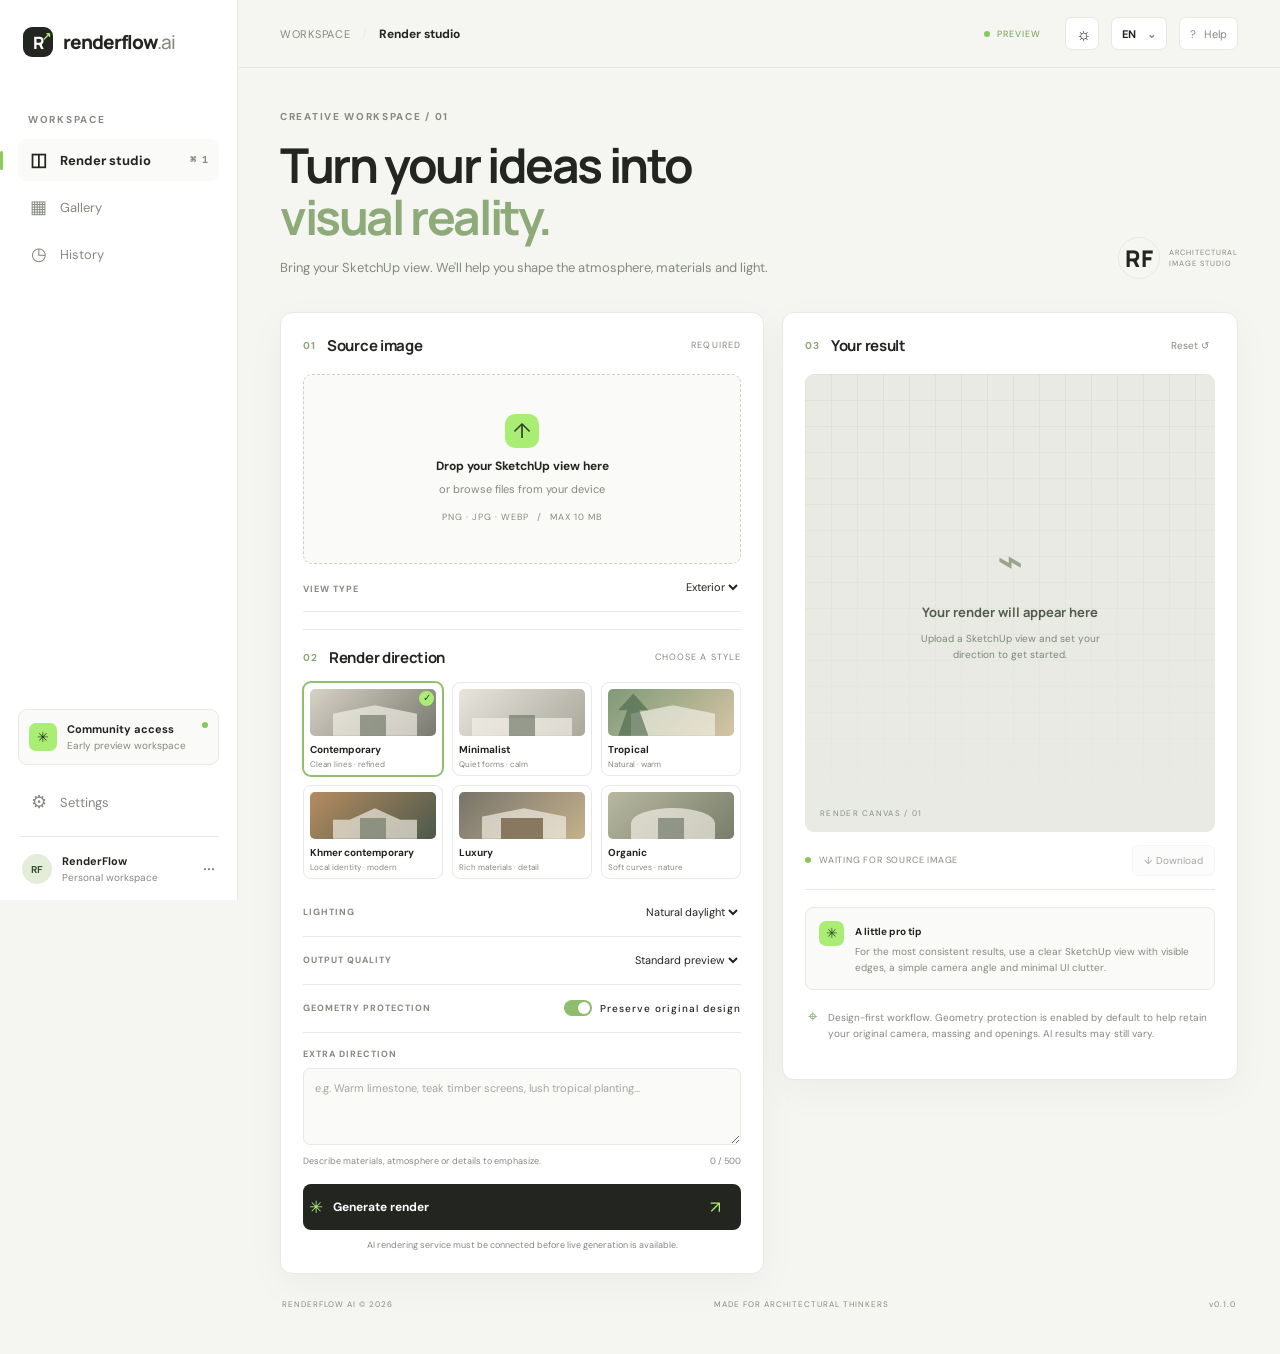
<file: index.html>
<!doctype html>
<html lang="en">
<head>
<meta charset="UTF-8"><meta name="viewport" content="width=device-width,initial-scale=1">
<meta name="theme-color" content="#f5f5f2"><meta name="description" content="RenderFlow AI — transform SketchUp views into architectural visualizations.">
<title>RenderFlow AI — Architectural Visualization Studio</title>
<link rel="preconnect" href="https://fonts.googleapis.com"><link rel="preconnect" href="https://fonts.gstatic.com" crossorigin>
<link href="https://fonts.googleapis.com/css2?family=DM+Sans:wght@400;500;600;700&family=Manrope:wght@400;500;600;700;800&display=swap" rel="stylesheet">
<link rel="stylesheet" href="styles.css">
</head>
<body>
<div class="app-shell">
<aside class="sidebar" id="sidebar">
  <a class="brand" href="#" aria-label="RenderFlow home"><span class="brand-mark">R<span>↗</span></span><span>renderflow<span class="brand-ai">.ai</span></span></a>
  <div class="workspace-label" data-i18n="workspace">WORKSPACE</div>
  <nav class="main-nav">
    <button class="nav-item active" data-page="studio"><span class="nav-icon">◫</span><span data-i18n="studio">Render studio</span><kbd>⌘ 1</kbd></button>
    <button class="nav-item" data-page="gallery"><span class="nav-icon">▦</span><span data-i18n="gallery">Gallery</span></button>
    <button class="nav-item" data-page="history"><span class="nav-icon">◷</span><span data-i18n="history">History</span></button>
  </nav>
  <div class="sidebar-bottom">
    <div class="plan-card"><div class="plan-icon">✳</div><div><strong data-i18n="community">Community access</strong><small data-i18n="communitySub">Early preview workspace</small></div><span class="plan-dot"></span></div>
    <button class="nav-item settings-link" id="settingsBtn"><span class="nav-icon">⚙</span><span data-i18n="settings">Settings</span></button>
    <div class="profile"><div class="avatar">RF</div><div><strong>RenderFlow</strong><small data-i18n="personalWorkspace">Personal workspace</small></div><span class="more">···</span></div>
  </div>
</aside>
<main class="main-area">
<header class="topbar"><button class="mobile-menu" id="mobileMenu" aria-label="Open menu">☰</button><div class="breadcrumbs"><span data-i18n="workspace">WORKSPACE</span><b>/</b><strong id="crumb" data-i18n="studio">Render studio</strong></div><div class="top-actions"><span class="status"><i></i><span data-i18n="preview">PREVIEW</span></span><button class="icon-btn" id="themeBtn" title="Toggle theme" aria-label="Toggle theme">☼</button><button class="lang-btn" id="langBtn">EN <span>⌄</span></button><button class="help-btn" id="helpBtn">? <span data-i18n="help">Help</span></button></div></header>
<section class="page-content" id="studioPage">
  <div class="welcome-row"><div><div class="eyebrow" data-i18n="creativeWorkspace">CREATIVE WORKSPACE / 01</div><h1><span data-i18n="turnIdeas">Turn your ideas into</span><br><em data-i18n="visualReality">visual reality.</em></h1><p data-i18n="intro">Bring your SketchUp view. We'll help you shape the atmosphere, materials and light.</p></div><div class="welcome-stamp"><span>RF</span><small>ARCHITECTURAL<br>IMAGE STUDIO</small></div></div>
  <div class="studio-grid">
    <section class="panel input-panel">
      <div class="panel-heading"><div><span class="step">01</span><h2 data-i18n="sourceImage">Source image</h2></div><span class="muted" data-i18n="required">REQUIRED</span></div>
      <label class="upload-zone" id="uploadZone" for="fileInput"><input type="file" id="fileInput" accept="image/png,image/jpeg,image/webp"><div class="upload-content" id="uploadContent"><div class="upload-symbol">↑</div><strong data-i18n="dropImage">Drop your SketchUp view here</strong><span data-i18n="orBrowse">or <u>browse files</u> from your device</span><small>PNG · JPG · WEBP <b> / </b> MAX 10 MB</small></div><img id="sourcePreview" alt="Uploaded SketchUp preview" hidden><button class="remove-image" id="removeImage" type="button" hidden>×</button></label>
      <div class="field-row"><div class="field-label"><label for="viewType" data-i18n="viewType">VIEW TYPE</label></div><select id="viewType"><option value="Exterior">Exterior</option><option value="Interior">Interior</option><option value="Aerial / Site">Aerial / Site</option><option value="Detail">Detail</option></select></div>
      <div class="divider"></div>
      <div class="panel-heading compact"><div><span class="step">02</span><h2 data-i18n="renderDirection">Render direction</h2></div><span class="muted" data-i18n="chooseStyle">CHOOSE A STYLE</span></div>
      <div class="style-grid" id="styleGrid">
        <button class="style-card selected" data-style="Contemporary" style="--swatch:linear-gradient(135deg,#d7d2c6,#79796f)"><span class="style-thumb thumb-modern"></span><b data-i18n="contemporary">Contemporary</b><small data-i18n="cleanLines">Clean lines · refined</small><i>✓</i></button>
        <button class="style-card" data-style="Minimalist" style="--swatch:linear-gradient(135deg,#e8e5dc,#aaa79d)"><span class="style-thumb thumb-minimal"></span><b data-i18n="minimalist">Minimalist</b><small data-i18n="quietForms">Quiet forms · calm</small><i>✓</i></button>
        <button class="style-card" data-style="Tropical" style="--swatch:linear-gradient(135deg,#7e9a77,#d5c5a4)"><span class="style-thumb thumb-tropical"></span><b data-i18n="tropical">Tropical</b><small data-i18n="naturalWarm">Natural · warm</small><i>✓</i></button>
        <button class="style-card" data-style="Khmer contemporary" style="--swatch:linear-gradient(135deg,#b68c60,#4c594b)"><span class="style-thumb thumb-khmer"></span><b data-i18n="khmer">Khmer contemporary</b><small data-i18n="localIdentity">Local identity · modern</small><i>✓</i></button>
        <button class="style-card" data-style="Luxury" style="--swatch:linear-gradient(135deg,#77746b,#c5b18c)"><span class="style-thumb thumb-luxury"></span><b data-i18n="luxury">Luxury</b><small data-i18n="richMaterials">Rich materials · detail</small><i>✓</i></button>
        <button class="style-card" data-style="Organic" style="--swatch:linear-gradient(135deg,#b8b8a0,#787e69)"><span class="style-thumb thumb-organic"></span><b data-i18n="organic">Organic</b><small data-i18n="softCurves">Soft curves · nature</small><i>✓</i></button>
      </div>
      <div class="field-row"><label for="lighting" data-i18n="lighting">LIGHTING</label><select id="lighting"><option>Natural daylight</option><option>Golden hour</option><option>Overcast soft light</option><option>Blue hour</option><option>Night / architectural lighting</option></select></div>
      <div class="field-row"><label for="quality" data-i18n="outputQuality">OUTPUT QUALITY</label><select id="quality"><option value="Standard">Standard preview</option><option value="High">High detail (when available)</option></select></div>
      <div class="field-row"><label for="preserve" data-i18n="geometry">GEOMETRY PROTECTION</label><label class="switch"><input id="preserve" type="checkbox" checked><span></span><b data-i18n="preserve">Preserve original design</b></label></div>
      <div class="prompt-block"><label for="prompt" data-i18n="extraDirection">EXTRA DIRECTION <span>OPTIONAL</span></label><textarea id="prompt" rows="3" placeholder="e.g. Warm limestone, teak timber screens, lush tropical planting..." data-i18n-placeholder="promptPlaceholder"></textarea><div class="prompt-foot"><span data-i18n="promptHint">Describe materials, atmosphere or details to emphasize.</span><span id="charCount">0 / 500</span></div></div>
      <button class="generate-btn" id="generateBtn"><span>✳</span><b data-i18n="generate">Generate render</b><span class="button-arrow">↗</span></button><p class="fine-print" data-i18n="engineNote">AI rendering service must be connected before live generation is available.</p>
    </section>
    <section class="panel result-panel">
      <div class="panel-heading"><div><span class="step">03</span><h2 data-i18n="yourResult">Your result</h2></div><button class="subtle-btn" id="resetBtn" data-i18n="reset">Reset ↺</button></div>
      <div class="result-stage" id="resultStage"><div class="stage-grid"></div><div class="empty-state"><div class="empty-icon">⌁</div><strong data-i18n="renderAppears">Your render will appear here</strong><p data-i18n="renderAppearsSub">Upload a SketchUp view and set your direction to get started.</p><span class="stage-caption">RENDER CANVAS / 01</span></div></div>
      <div class="result-toolbar"><div><span class="live-dot"></span><span id="resultStatus" data-i18n="waiting">WAITING FOR SOURCE IMAGE</span></div><button class="download-btn" id="downloadBtn" disabled>↓ <span data-i18n="download">Download</span></button></div>
      <div class="tips-card"><div class="tips-icon">✳</div><div><b data-i18n="proTip">A little pro tip</b><p data-i18n="proTipText">For the most consistent results, use a clear SketchUp view with visible edges, a simple camera angle and minimal UI clutter.</p></div></div>
      <div class="preserve-note"><span>⌖</span><p data-i18n="preserveNote"><b>Design-first workflow.</b> Geometry protection is enabled by default to help retain your original camera, massing and openings. AI results may still vary.</p></div>
    </section>
  </div>
  <footer class="page-footer"><span>RENDERFLOW AI © 2026</span><span data-i18n="footerTag">MADE FOR ARCHITECTURAL THINKERS</span><span>v0.1.0</span></footer>
</section>
<section class="page-content secondary-page" id="galleryPage" hidden><div class="eyebrow">EXPLORE / 02</div><h1 data-i18n="galleryTitle">A place for <em>inspiration.</em></h1><p data-i18n="galleryIntro">Your saved architectural studies and visual experiments will live here.</p><div class="empty-gallery"><span>▦</span><b data-i18n="galleryEmpty">Your gallery is ready for its first render.</b><button class="outline-btn" data-go-studio data-i18n="backStudio">Back to studio ↗</button></div></section>
<section class="page-content secondary-page" id="historyPage" hidden><div class="eyebrow">WORKSPACE / 03</div><h1 data-i18n="historyTitle">Your creative <em>history.</em></h1><p data-i18n="historyIntro">Recent render activity will appear here once the rendering service is connected.</p><div class="empty-gallery"><span>◷</span><b data-i18n="historyEmpty">No render activity yet.</b><button class="outline-btn" data-go-studio data-i18n="startRender">Start a render ↗</button></div></section>
</main></div>
<div class="toast" id="toast" role="status"></div>
<script src="app.js"></script>
</body></html>
</file>
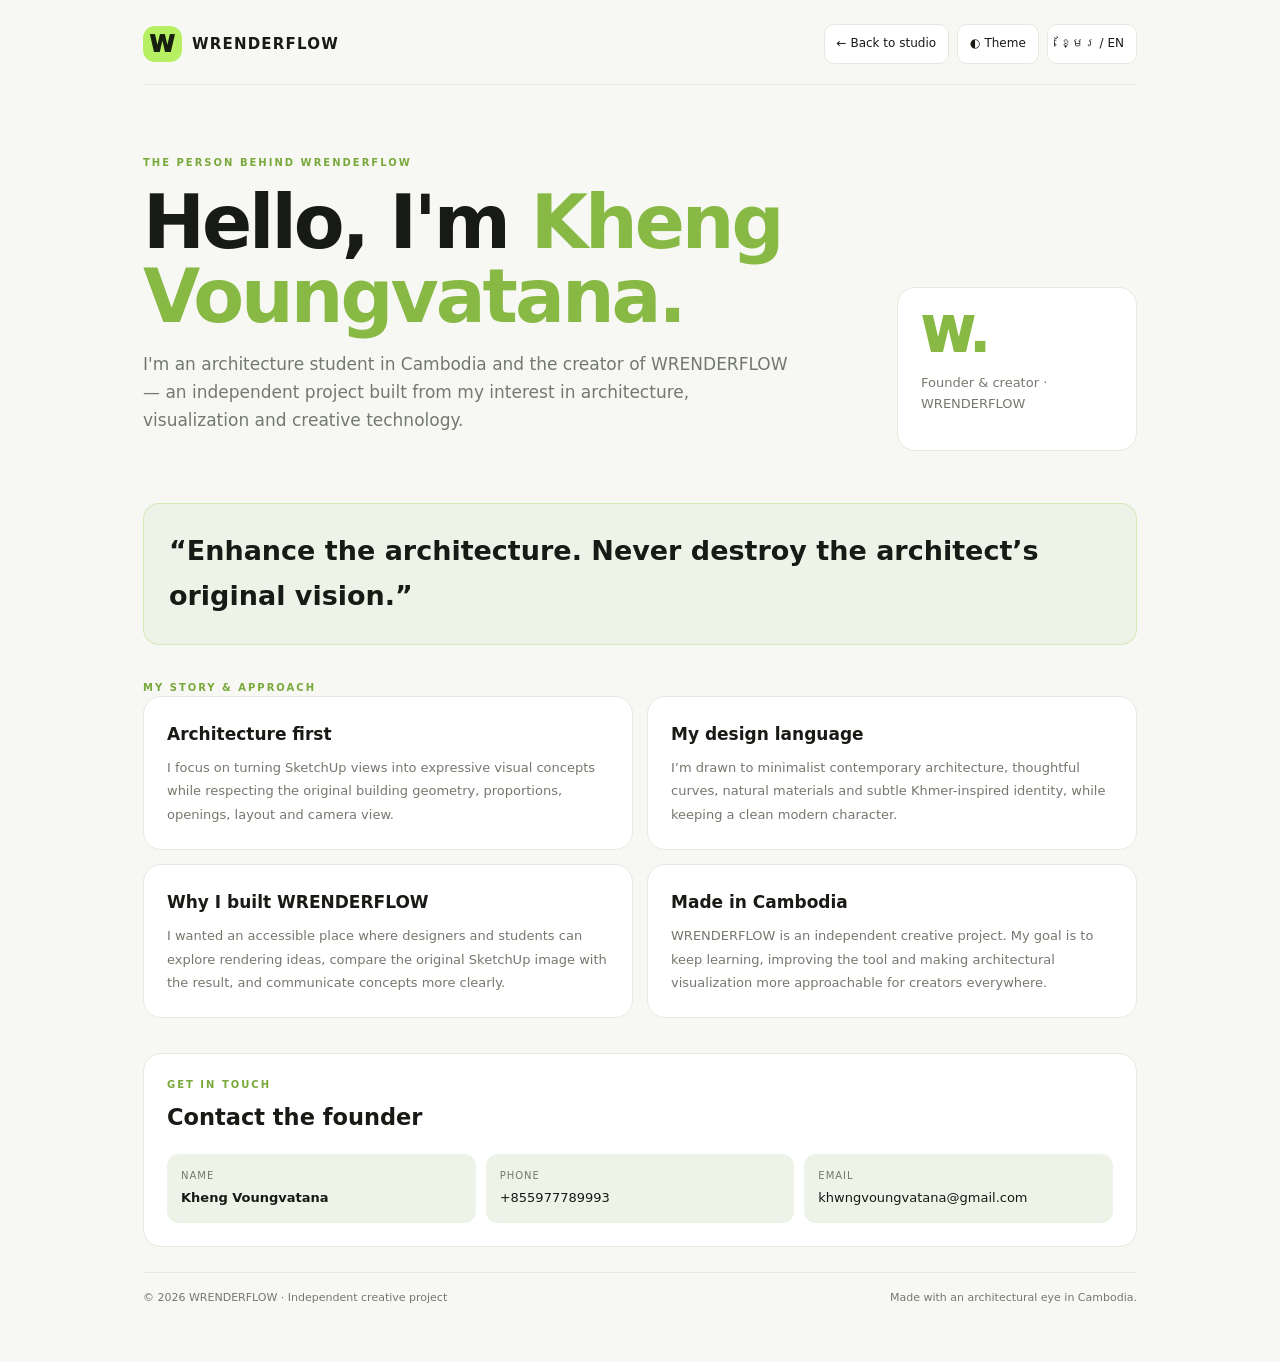
<file: public/about.html>
<!doctype html><html lang="en"><head><meta charset="utf-8"><meta name="viewport" content="width=device-width,initial-scale=1"><meta name="description" content="About Kheng Voungvatana, founder of WRENDERFLOW"><title>About — WRENDERFLOW</title><style>
:root{--bg:#f7f8f4;--panel:#fff;--ink:#171a15;--muted:#73796d;--line:#e5e9df;--accent:#b6ef62;--soft:#eef3e7} [data-theme=dark]{--bg:#10130f;--panel:#191e17;--ink:#f1f4ec;--muted:#a5ad9d;--line:#30382c;--accent:#b6ef62;--soft:#222b1d}*{box-sizing:border-box}body{margin:0;background:var(--bg);color:var(--ink);font:15px/1.65 Inter,system-ui,sans-serif;transition:.25s}.wrap{max-width:1050px;margin:auto;padding:24px 28px 55px}.nav{display:flex;justify-content:space-between;align-items:center;border-bottom:1px solid var(--line);padding-bottom:20px;gap:12px}.brand{display:flex;gap:10px;align-items:center;text-decoration:none;color:var(--ink);font-weight:850;letter-spacing:1.2px}.mark{width:39px;height:36px;display:grid;place-items:center;background:var(--accent);color:#17200e;border-radius:12px;font-size:23px;font-weight:950;animation:pop .7s ease both}.tools{display:flex;gap:8px}.tools a,.tools button{border:1px solid var(--line);background:var(--panel);color:var(--ink);padding:9px 12px;border-radius:10px;text-decoration:none;font:inherit;font-size:12px;cursor:pointer}.hero{padding:70px 0 40px;display:grid;grid-template-columns:1fr 240px;gap:30px;align-items:end}.eyebrow,.label{font-size:10px;letter-spacing:2px;color:#79a93b;font-weight:850}.hero h1{font-size:clamp(40px,7vw,74px);letter-spacing:-3px;line-height:1;margin:14px 0}.hero h1 span{color:#88b944}.lead{font-size:17px;color:var(--muted);max-width:650px}.signature,.card,.contact{background:var(--panel);border:1px solid var(--line);border-radius:18px;padding:23px}.signature .w{font-size:48px;color:#88b944;font-weight:950;line-height:1}.signature p,.card p{color:var(--muted);font-size:13px}.manifesto{background:var(--soft);border:1px solid #a7d75d55;border-radius:16px;padding:25px;font-size:clamp(19px,3vw,27px);font-weight:750;margin:12px 0 35px}.grid{display:grid;grid-template-columns:repeat(2,1fr);gap:14px}.card h2{font-size:17px;margin:0 0 8px}.card p{line-height:1.8;margin:0}.contact{margin-top:35px}.contact h2{margin:5px 0 18px}.details{display:grid;grid-template-columns:repeat(3,1fr);gap:10px}.item{padding:14px;border-radius:12px;background:var(--soft);min-width:0}.item small{display:block;color:var(--muted);font-size:10px;text-transform:uppercase;letter-spacing:1px}.item a,.item strong{font-size:13px;color:var(--ink);text-decoration:none;overflow-wrap:anywhere}.foot{display:flex;justify-content:space-between;gap:12px;color:var(--muted);font-size:11px;margin-top:25px;padding-top:16px;border-top:1px solid var(--line)}@keyframes pop{from{opacity:0;transform:scale(.6) rotate(-12deg)}to{opacity:1;transform:none}}@media(max-width:680px){.wrap{padding:16px}.hero{grid-template-columns:1fr;padding:45px 0 25px}.grid,.details{grid-template-columns:1fr}.hero h1{letter-spacing:-2px}.foot{flex-direction:column}}
</style></head><body><div class="wrap">
<nav class="nav"><a class="brand" href="/"><span class="mark">W</span> WRENDERFLOW</a><div class="tools"><a href="/">← <span data-en="Back to studio" data-km="ត្រឡប់ទៅស្ទូឌីយោ">Back to studio</span></a><button id="theme">◐ <span data-en="Theme" data-km="រូបរាង">Theme</span></button><button id="lang">ខ្មែរ / EN</button></div></nav>
<main><section class="hero"><div><div class="eyebrow" data-en="THE PERSON BEHIND WRENDERFLOW" data-km="អ្នកនៅពីក្រោយ WRENDERFLOW">THE PERSON BEHIND WRENDERFLOW</div><h1 data-en="Hello, I'm <span>Kheng Voungvatana.</span>" data-km="សួស្តី ខ្ញុំឈ្មោះ <span>Kheng Voungvatana។</span>">Hello, I'm <span>Kheng Voungvatana.</span></h1><p class="lead" data-en="I'm an architecture student in Cambodia and the creator of WRENDERFLOW — an independent project built from my interest in architecture, visualization and creative technology." data-km="ខ្ញុំជានិស្សិតស្ថាបត្យកម្មនៅកម្ពុជា និងជាអ្នកបង្កើត WRENDERFLOW ដែលជាគម្រោងឯករាជ្យកើតចេញពីចំណាប់អារម្មណ៍លើស្ថាបត្យកម្ម ការបង្ហាញរូបភាព និងបច្ចេកវិទ្យាច្នៃប្រឌិត។">I'm an architecture student in Cambodia and the creator of WRENDERFLOW — an independent project built from my interest in architecture, visualization and creative technology.</p></div><aside class="signature"><div class="w">W.</div><p>Founder & creator · WRENDERFLOW</p></aside></section>
<div class="manifesto" data-en="“Enhance the architecture. Never destroy the architect’s original vision.”" data-km="«បង្កើនភាពលេចធ្លោនៃស្ថាបត្យកម្ម។ កុំបំផ្លាញចក្ខុវិស័យដើមរបស់ស្ថាបត្យករ។»">“Enhance the architecture. Never destroy the architect’s original vision.”</div>
<div class="label" data-en="MY STORY & APPROACH" data-km="រឿងរ៉ាវ និងទស្សនៈរបស់ខ្ញុំ">MY STORY & APPROACH</div><section class="grid">
<article class="card"><h2 data-en="Architecture first" data-km="ស្ថាបត្យកម្មជាចម្បង">Architecture first</h2><p data-en="I focus on turning SketchUp views into expressive visual concepts while respecting the original building geometry, proportions, openings, layout and camera view." data-km="ខ្ញុំផ្តោតលើការបម្លែងទិដ្ឋភាព SketchUp ទៅជារូបភាពគំនិតដែលមានភាពទាក់ទាញ ដោយគោរពធរណីមាត្រ សមាមាត្រ ចន្លោះបើក ប្លង់ និងមុំកាមេរ៉ាដើមរបស់អគារ។">I focus on turning SketchUp views into expressive visual concepts while respecting the original building geometry, proportions, openings, layout and camera view.</p></article>
<article class="card"><h2 data-en="My design language" data-km="ទស្សនៈរចនារបស់ខ្ញុំ">My design language</h2><p data-en="I’m drawn to minimalist contemporary architecture, thoughtful curves, natural materials and subtle Khmer-inspired identity, while keeping a clean modern character." data-km="ខ្ញុំចូលចិត្តស្ថាបត្យកម្មសហសម័យបែបតិចតួច ខ្សែកោងដែលមានការគិតគូរ សម្ភារៈធម្មជាតិ និងអត្តសញ្ញាណខ្មែរដែលបង្ហាញយ៉ាងសមរម្យ។">I’m drawn to minimalist contemporary architecture, thoughtful curves, natural materials and subtle Khmer-inspired identity, while keeping a clean modern character.</p></article>
<article class="card"><h2 data-en="Why I built WRENDERFLOW" data-km="មូលហេតុដែលខ្ញុំបង្កើត WRENDERFLOW">Why I built WRENDERFLOW</h2><p data-en="I wanted an accessible place where designers and students can explore rendering ideas, compare the original SketchUp image with the result, and communicate concepts more clearly." data-km="ខ្ញុំចង់បង្កើតកន្លែងងាយស្រួលប្រើ ដែលអ្នករចនា និងនិស្សិតអាចសាកល្បងគំនិត Render ប្រៀបធៀបរូបភាពដើមជាមួយលទ្ធផល និងបង្ហាញគំនិតឱ្យកាន់តែច្បាស់។">I wanted an accessible place where designers and students can explore rendering ideas, compare the original SketchUp image with the result, and communicate concepts more clearly.</p></article>
<article class="card"><h2 data-en="Made in Cambodia" data-km="បង្កើតនៅកម្ពុជា">Made in Cambodia</h2><p data-en="WRENDERFLOW is an independent creative project. My goal is to keep learning, improving the tool and making architectural visualization more approachable for creators everywhere." data-km="WRENDERFLOW គឺជាគម្រោងច្នៃប្រឌិតឯករាជ្យ។ គោលដៅរបស់ខ្ញុំគឺបន្តរៀន កែលម្អឧបករណ៍នេះ និងធ្វើឱ្យការបង្ហាញរូបភាពស្ថាបត្យកម្មកាន់តែងាយស្រួល។">WRENDERFLOW is an independent creative project. My goal is to keep learning, improving the tool and making architectural visualization more approachable for creators everywhere.</p></article></section>
<section class="contact"><div class="label" data-en="GET IN TOUCH" data-km="ទាក់ទងមកខ្ញុំ">GET IN TOUCH</div><h2 data-en="Contact the founder" data-km="ទាក់ទងស្ថាបនិក">Contact the founder</h2><div class="details"><div class="item"><small>Name</small><strong>Kheng Voungvatana</strong></div><div class="item"><small>Phone</small><a href="tel:+855977789993">+855977789993</a></div><div class="item"><small>Email</small><a href="mailto:khwngvoungvatana@gmail.com">khwngvoungvatana@gmail.com</a></div></div></section></main>
<footer class="foot"><span>© 2026 WRENDERFLOW · Independent creative project</span><span>Made with an architectural eye in Cambodia.</span></footer></div>
<script>const root=document.documentElement;root.dataset.theme=localStorage.getItem('wrenderflow-theme')||'light';document.getElementById('theme').onclick=()=>{root.dataset.theme=root.dataset.theme==='dark'?'light':'dark';localStorage.setItem('wrenderflow-theme',root.dataset.theme)};let lang='en';document.getElementById('lang').onclick=()=>{lang=lang==='en'?'km':'en';document.documentElement.lang=lang;document.querySelectorAll('[data-en][data-km]').forEach(el=>el.innerHTML=el.dataset[lang])};</script></body></html>
</file>
<file: styles.css>
:root{--bg:#f5f5f2;--panel:#fff;--panel-soft:#fafaf8;--text:#222520;--muted:#858980;--line:#e8e9e3;--accent:#a9ed75;--accent-dark:#243b1d;--shadow:0 12px 40px #24291c0a;color-scheme:light}*{box-sizing:border-box}body{margin:0;background:var(--bg);color:var(--text);font-family:"DM Sans",sans-serif;font-size:14px;transition:background .25s,color .25s}body.dark{--bg:#151714;--panel:#1d211c;--panel-soft:#222720;--text:#eff1e9;--muted:#9ba394;--line:#30372e;--accent:#b2f27d;--accent-dark:#1d3217;--shadow:0 12px 40px #0003;color-scheme:dark}button,select,textarea{font:inherit}button{cursor:pointer;color:inherit}.app-shell{min-height:100vh}.sidebar{position:fixed;inset:0 auto 0 0;width:238px;background:var(--panel);border-right:1px solid var(--line);padding:27px 18px 16px;display:flex;flex-direction:column;z-index:5}.brand{display:flex;align-items:center;gap:10px;text-decoration:none;color:var(--text);font:800 19px Manrope,sans-serif;letter-spacing:-1px;margin:0 0 56px 5px}.brand-mark{width:30px;height:30px;border-radius:9px;background:var(--text);color:var(--panel);display:grid;place-items:center;font-size:17px;position:relative}.brand-mark span{font-size:11px;color:var(--accent);position:absolute;right:3px;top:1px}.brand-ai{color:var(--muted);font-weight:500}.workspace-label,.eyebrow{font-size:10px;letter-spacing:1.7px;font-weight:700;color:var(--muted)}.workspace-label{padding:0 10px 13px}.main-nav{display:grid;gap:5px}.nav-item{height:42px;border:0;background:transparent;border-radius:8px;display:flex;align-items:center;gap:12px;padding:0 11px;text-align:left;color:var(--muted);font-size:13px}.nav-item:hover,.nav-item.active{background:var(--panel-soft);color:var(--text)}.nav-item.active{font-weight:700}.nav-item.active:before{content:"";width:3px;height:19px;border-radius:3px;background:#8acb5b;position:absolute;left:0}.nav-icon{font-size:18px;width:19px;text-align:center}.nav-item kbd{margin-left:auto;color:var(--muted);font-size:10px}.sidebar-bottom{margin-top:auto}.plan-card{display:flex;align-items:center;gap:10px;padding:12px 10px;background:var(--panel-soft);border:1px solid var(--line);border-radius:9px;margin-bottom:16px}.plan-icon{width:28px;height:28px;background:var(--accent);color:#26391d;border-radius:7px;display:grid;place-items:center}.plan-card strong,.profile strong{display:block;font-size:11px}.plan-card small,.profile small{display:block;color:var(--muted);font-size:10px;margin-top:3px}.plan-dot{width:6px;height:6px;border-radius:50%;background:#89c75e;margin-left:auto;align-self:flex-start}.settings-link{width:100%;margin-bottom:13px}.profile{border-top:1px solid var(--line);padding:17px 4px 0;display:flex;align-items:center;gap:10px}.avatar{width:30px;height:30px;background:#e4edda;color:#38522d;border-radius:50%;display:grid;place-items:center;font-size:10px;font-weight:700}.more{margin-left:auto;color:var(--muted);font-size:20px}.main-area{margin-left:238px;min-height:100vh}.topbar{height:68px;border-bottom:1px solid var(--line);display:flex;align-items:center;justify-content:space-between;padding:0 42px;background:var(--bg)}.breadcrumbs{display:flex;gap:12px;align-items:center;color:var(--muted);font-size:11px;letter-spacing:.7px}.breadcrumbs b{font-weight:400;color:var(--line)}.breadcrumbs strong{color:var(--text);font-size:12px;letter-spacing:0}.top-actions{display:flex;align-items:center;gap:12px}.status{font-size:9px;letter-spacing:1px;color:#6f9d4e;display:flex;gap:7px;align-items:center;margin-right:12px}.status i,.live-dot{width:6px;height:6px;background:#8bc65f;border-radius:50%;display:inline-block}.icon-btn,.lang-btn,.help-btn,.mobile-menu{border:1px solid var(--line);background:var(--panel);border-radius:7px;height:33px;padding:0 10px}.icon-btn{font-size:17px;width:34px}.lang-btn{font-size:11px;font-weight:700}.lang-btn span{color:var(--muted);margin-left:8px}.help-btn{font-size:11px;color:var(--muted)}.help-btn span{margin-left:5px}.mobile-menu{display:none}.page-content{max-width:1440px;margin:0 auto;padding:42px 42px 20px}.welcome-row{display:flex;justify-content:space-between;align-items:flex-end;margin-bottom:33px}.eyebrow{margin-bottom:16px}.welcome-row h1,.secondary-page h1{font:700 clamp(34px,4vw,48px)/1.08 Manrope,sans-serif;letter-spacing:-2.4px;margin:0}.welcome-row h1 em,.secondary-page h1 em{font-style:normal;color:#8eaa78}.welcome-row p,.secondary-page>p{color:var(--muted);font-size:13px;margin:14px 0 0;max-width:560px;line-height:1.7}.welcome-stamp{display:flex;align-items:center;gap:9px;color:var(--muted);font-size:9px;letter-spacing:1px;line-height:1.5}.welcome-stamp>span{font:800 23px Manrope;color:var(--text);border:1px solid var(--line);width:42px;height:42px;border-radius:50%;display:grid;place-items:center}.studio-grid{display:grid;grid-template-columns:minmax(430px,1.03fr) minmax(390px,.97fr);gap:18px;align-items:start}.panel{background:var(--panel);border:1px solid var(--line);border-radius:12px;box-shadow:var(--shadow);padding:22px}.panel-heading{display:flex;align-items:center;justify-content:space-between;margin-bottom:18px}.panel-heading>div{display:flex;align-items:center;gap:11px}.panel-heading h2{font:700 15px Manrope;margin:0;letter-spacing:-.3px}.step{font-size:10px;color:#8ba777;letter-spacing:1px;font-weight:700}.muted{font-size:9px;letter-spacing:1.1px;color:var(--muted)}.upload-zone{height:190px;border:1px dashed #cbd1c2;background:var(--panel-soft);border-radius:9px;display:grid;place-items:center;position:relative;overflow:hidden;cursor:pointer;transition:.2s}.upload-zone:hover,.upload-zone.dragover{border-color:#87b867;background:color-mix(in srgb,var(--accent) 12%,var(--panel))}.upload-zone input{display:none}.upload-content{text-align:center;display:grid;justify-items:center;gap:8px}.upload-symbol{width:34px;height:34px;border-radius:10px;background:var(--accent);color:#34472b;display:grid;place-items:center;font-size:21px;margin-bottom:2px}.upload-content strong{font-size:12px}.upload-content>span{font-size:11px;color:var(--muted)}.upload-content u{color:var(--text);text-underline-offset:3px}.upload-content small{font-size:9px;letter-spacing:1px;color:var(--muted);margin-top:7px}.upload-content small b{padding:0 5px;color:#aeb4a7}.upload-zone img{width:100%;height:100%;object-fit:contain;background:#111}.remove-image{position:absolute;right:9px;top:9px;width:27px;height:27px;border:0;border-radius:50%;background:#171a17d9;color:white;font-size:20px}.field-row{min-height:48px;display:flex;align-items:center;justify-content:space-between;gap:15px;border-bottom:1px solid var(--line)}.field-row label,.prompt-block>label{font-size:9px;letter-spacing:1px;color:var(--muted);font-weight:700}.field-row select{border:0;background:transparent;color:var(--text);font-size:11px;text-align:right;max-width:65%;outline:none}.divider{height:1px;background:var(--line);margin:17px 0}.compact{margin-bottom:14px}.style-grid{display:grid;grid-template-columns:repeat(3,1fr);gap:9px;margin-bottom:10px}.style-card{border:1px solid var(--line);background:var(--panel);border-radius:8px;padding:6px;text-align:left;position:relative;min-width:0}.style-card.selected{border-color:#8fbf6e;box-shadow:0 0 0 1px #8fbf6e}.style-thumb{height:47px;display:block;border-radius:5px;margin-bottom:7px;background:var(--swatch);position:relative;overflow:hidden}.style-thumb:before{content:"";position:absolute;left:18%;right:15%;bottom:0;height:65%;background:#f4f1e9a8;clip-path:polygon(0 28%,50% 0,100% 28%,100% 100%,0 100%)}.style-thumb:after{content:"";position:absolute;left:40%;bottom:0;width:20%;height:45%;background:#6e7768a8}.thumb-minimal:before{left:10%;right:10%;height:38%;clip-path:polygon(0 0,100% 0,100% 100%,0 100%)}.thumb-tropical:after{left:8%;width:24%;height:90%;background:#48654b9c;clip-path:polygon(50% 0,100% 40%,70% 40%,100% 100%,0 100%,30% 40%,0 40%)}.thumb-khmer:before{clip-path:polygon(0 38%,20% 38%,50% 0,80% 38%,100% 38%,100% 100%,0 100%)}.thumb-luxury:after{width:34%;left:33%;background:#88785f}.thumb-organic:before{border-radius:50% 50% 0 0;clip-path:none}.style-card b{font-size:10px;display:block;white-space:nowrap;overflow:hidden;text-overflow:ellipsis}.style-card small{font-size:8px;color:var(--muted);display:block;margin-top:3px;white-space:nowrap;overflow:hidden;text-overflow:ellipsis}.style-card i{display:none;position:absolute;right:8px;top:8px;width:15px;height:15px;border-radius:50%;background:var(--accent);color:#2d4720;font-size:10px;font-style:normal;text-align:center}.style-card.selected i{display:block}.switch{display:flex;align-items:center;gap:8px}.switch input{display:none}.switch span{width:28px;height:16px;border-radius:20px;background:#c8cdc2;position:relative}.switch span:after{content:"";position:absolute;left:2px;top:2px;width:12px;height:12px;border-radius:50%;background:white;transition:.2s}.switch input:checked+span{background:#8fbd6e}.switch input:checked+span:after{left:14px}.switch b{font-size:10px;color:var(--text);font-weight:500}.prompt-block{padding-top:15px}.prompt-block>label{display:block;margin-bottom:8px}.prompt-block>label span{font-weight:400;margin-left:6px}.prompt-block textarea{width:100%;resize:vertical;border:1px solid var(--line);border-radius:7px;background:var(--panel-soft);color:var(--text);padding:11px;font-size:11px;line-height:1.6;outline:none}.prompt-block textarea:focus{border-color:#91b879}.prompt-block textarea::placeholder{color:#a3a99d}.prompt-foot{display:flex;justify-content:space-between;color:var(--muted);font-size:9px;margin-top:6px}.generate-btn{width:100%;height:46px;margin-top:17px;border:0;border-radius:8px;background:var(--text);color:var(--panel);display:flex;align-items:center;justify-content:center;gap:10px;font-size:12px}.generate-btn>span:first-child{color:var(--accent);font-size:17px}.generate-btn b{font-weight:700}.button-arrow{margin-left:auto;padding-right:14px;font-size:17px;color:var(--accent)}.generate-btn:hover{opacity:.88}.fine-print{text-align:center;color:var(--muted);font-size:9px;margin:9px 0 0}.subtle-btn{border:0;background:transparent;color:var(--muted);font-size:10px}.result-stage{height:458px;background:#e8eae3;border-radius:9px;position:relative;overflow:hidden;color:#687060}.dark .result-stage{background:#252b23}.stage-grid{position:absolute;inset:0;background-image:linear-gradient(#aab29f22 1px,transparent 1px),linear-gradient(90deg,#aab29f22 1px,transparent 1px);background-size:26px 26px;mask-image:linear-gradient(to bottom,black,transparent)}.empty-state{position:absolute;inset:0;display:flex;flex-direction:column;align-items:center;justify-content:center;text-align:center;padding:25px}.empty-icon{font-size:44px;color:#96a58b;margin-bottom:13px}.empty-state strong{font:700 13px Manrope;color:#525d4c}.empty-state p{font-size:10px;color:#7d8876;max-width:220px;line-height:1.6}.stage-caption{position:absolute;bottom:14px;left:15px;font-size:8px;letter-spacing:1.3px;color:#879080}.result-image{width:100%;height:100%;object-fit:contain;position:relative;z-index:1}.result-toolbar{display:flex;align-items:center;justify-content:space-between;padding:13px 0;border-bottom:1px solid var(--line)}.result-toolbar>div{display:flex;align-items:center;gap:8px;color:var(--muted);font-size:9px;letter-spacing:.8px}.download-btn{border:1px solid var(--line);background:var(--panel-soft);border-radius:6px;padding:8px 11px;font-size:10px}.download-btn:disabled{opacity:.4;cursor:not-allowed}.tips-card{display:flex;gap:11px;background:var(--panel-soft);border:1px solid var(--line);border-radius:8px;padding:13px;margin-top:17px}.tips-icon{width:25px;height:25px;border-radius:7px;background:var(--accent);color:#34472b;display:grid;place-items:center;flex-shrink:0}.tips-card b{font-size:10px}.tips-card p,.preserve-note p{font-size:10px;color:var(--muted);line-height:1.6;margin:5px 0 0}.preserve-note{display:flex;gap:10px;margin:15px 3px}.preserve-note>span{color:#8eaa78;font-size:17px}.preserve-note b{color:var(--text)}.page-footer{display:flex;justify-content:space-between;color:var(--muted);font-size:8px;letter-spacing:1px;padding:25px 2px}.secondary-page{min-height:calc(100vh - 68px)}.secondary-page h1{margin-top:15px}.empty-gallery{margin-top:45px;min-height:260px;border:1px dashed var(--line);border-radius:12px;display:flex;align-items:center;justify-content:center;flex-direction:column;gap:15px;color:var(--muted)}.empty-gallery>span{font-size:35px;color:#93a785}.empty-gallery b{font-size:12px;color:var(--text)}.outline-btn{border:1px solid var(--line);background:var(--panel);border-radius:7px;padding:9px 13px;font-size:10px}.toast{position:fixed;bottom:25px;left:50%;transform:translate(-50%,20px);opacity:0;pointer-events:none;background:var(--text);color:var(--panel);padding:12px 17px;border-radius:8px;font-size:11px;box-shadow:var(--shadow);transition:.25s;z-index:20;max-width:min(90vw,500px);text-align:center}.toast.show{opacity:1;transform:translate(-50%,0)}[hidden]{display:none!important}@media(max-width:1100px){.page-content{padding:32px 24px}.topbar{padding:0 24px}.studio-grid{grid-template-columns:1fr}.result-stage{height:400px}}@media(max-width:700px){.sidebar{transform:translateX(-100%);transition:.25s;box-shadow:var(--shadow)}.sidebar.open{transform:translateX(0)}.main-area{margin-left:0}.topbar{height:58px;padding:0 15px}.mobile-menu{display:block}.breadcrumbs{margin-right:auto;margin-left:12px}.status,.help-btn{display:none}.top-actions{gap:7px}.page-content{padding:28px 14px 15px}.welcome-row h1{font-size:37px}.welcome-stamp{display:none}.studio-grid{gap:13px}.panel{padding:16px}.style-grid{grid-template-columns:repeat(2,1fr)}.result-stage{height:310px}.page-footer{font-size:7px;gap:8px}.page-footer span:nth-child(2){display:none}}
</file>
